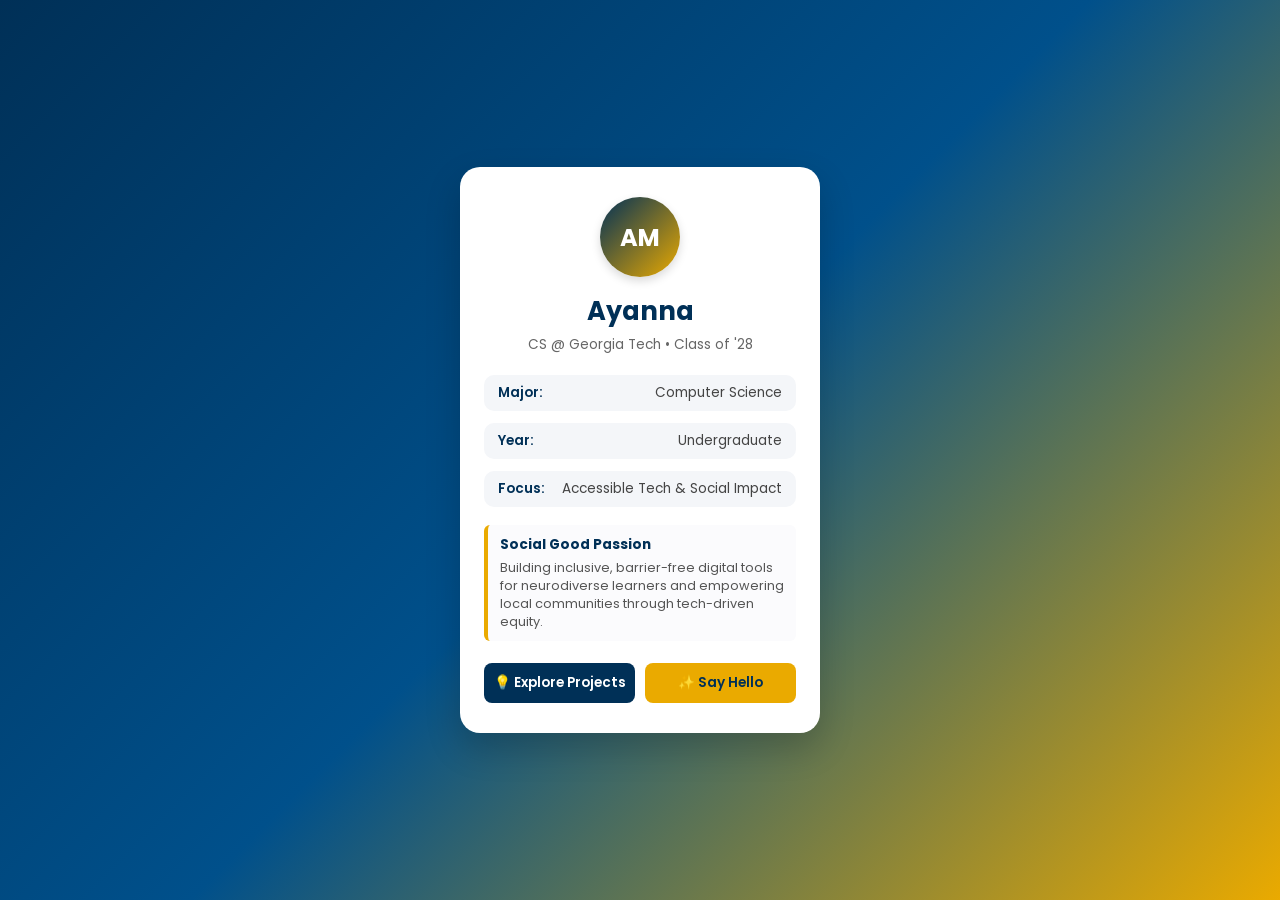
<file: exer2/index.html>
<!DOCTYPE html>
<html lang="en">
    <meta charset="UTF-8">
    <meta name="viewport" content="width=device-width, initial-scale=1.0">
    <title>Ayanna | Bits of Good Dev Bootcamp</title>
    <link rel="stylesheet" href="styles.css">
    <link href="https://fonts.googleapis.com/css2?family=Poppins:wght@300;400;600;700&display=swap" rel="stylesheet">
</head>
<body>
    <main class="card-container">
        <div class="profile-card">
            <div class="card-header">
                <div class="avatar-ring">
                    <span class="avatar-text">AM</span>
                </div>
                <h1>Ayanna</h1>
                <p class="subtitle">CS @ Georgia Tech • Class of '28</p>
            </div>

            <div class="card-body">
                <div class="info-pill">
                    <span class="pill-label">Major:</span>
                    <span class="pill-value">Computer Science</span>
                </div>
                <div class="info-pill">
                    <span class="pill-label">Year:</span>
                    <span class="pill-value">Undergraduate</span>
                </div>
                <div class="info-pill">
                    <span class="pill-label">Focus:</span>
                    <span class="pill-value">Accessible Tech & Social Impact</span>
                </div>

                <div class="passions-section">
                    <h3>Social Good Passion</h3>
                    <p id="passion-text">
                        Building inclusive, barrier-free digital tools for neurodiverse learners and empowering local communities through tech-driven equity.
                    </p>
                </div>

                <div class="button-group">
                    <button class="btn btn-primary" onclick="toggleImpact()">💡 Explore Projects</button>
                    <button class="btn btn-secondary" onclick="triggerConfetti()">✨ Say Hello</button>
                </div>

                <div id="interactive-box" class="hidden-box">
                    <p>🌟 <strong>Current Initiative:</strong> Building accessible mental health & education platforms to reduce cognitive friction.</p>
                </div>
            </div>
        </div>
    </main>

    <script>
        function toggleImpact() {
            const box = document.getElementById('interactive-box');
            box.classList.toggle('visible');
        }

        function triggerConfetti() {
            alert("Thanks for checking out my card! Looking forward to Bits of Good!");
        }
    </script>
</body>
</html>
</file>
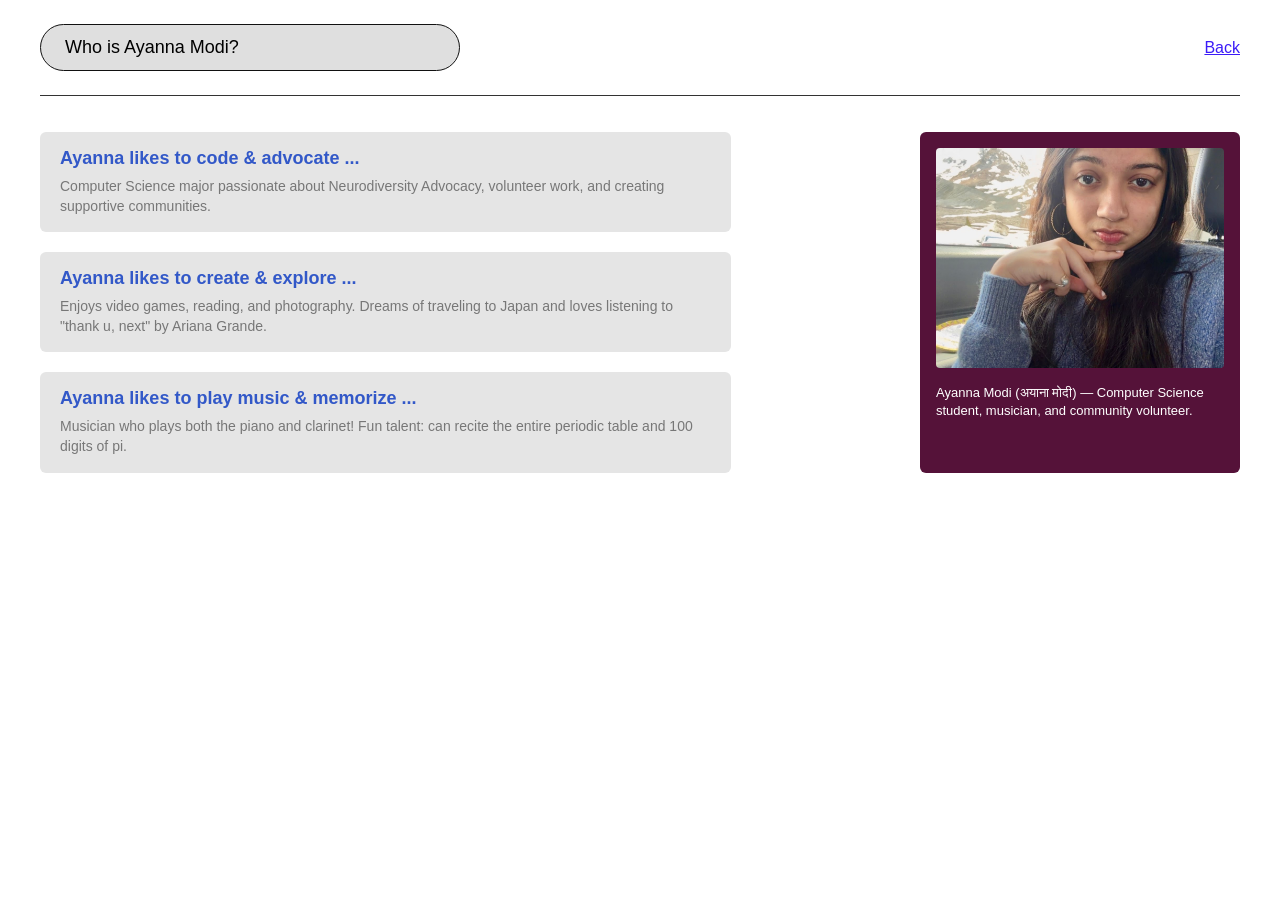
<file: exer3/results.html>
<!DOCTYPE html>
<html lang="en">
<head>
  <meta charset="UTF-8">
  <title>Results - Ayanna Modi</title>
  <link rel="stylesheet" href="styles.css">
</head>
<body class="results-page">
  <header class="results-header">
    <div class="results-search-bar">
      <span>Who is Ayanna Modi?</span>
    </div>
    <a href="index.html" class="back-link">Back</a>
  </header>

  <main class="results-layout">
    <section class="results-cards">
      <div class="card">
        <h3>Ayanna likes to code & advocate ...</h3>
        <p>Computer Science major passionate about Neurodiversity Advocacy, volunteer work, and creating supportive communities.</p>
      </div>

      <div class="card">
        <h3>Ayanna likes to create & explore ...</h3>
        <p>Enjoys video games, reading, and photography. Dreams of traveling to Japan and loves listening to "thank u, next" by Ariana Grande.</p>
      </div>

      <div class="card">
        <h3>Ayanna likes to play music & memorize ...</h3>
        <p>Musician who plays both the piano and clarinet! Fun talent: can recite the entire periodic table and 100 digits of pi.</p>
      </div>
    </section>

    <aside class="sidebar-profile">
      <div class="sidebar-box">
        <img src="profile.jpg" alt="Ayanna Modi" class="profile-img">
        <div class="sidebar-caption">
          <p>Ayanna Modi (अयाना मोदी) — Computer Science student, musician, and community volunteer.</p>
        </div>
      </div>
    </aside>
  </main>
</body>
</html>
</file>
<file: exer2/styles.css>
* {
    margin: 0;
    padding: 0;
    box-sizing: border-box;
    font-family: 'Poppins', sans-serif;
}

body {
    min-height: 100vh;
    display: flex;
    justify-content: center;
    align-items: center;
    background: linear-gradient(135deg, #003057 0%, #00508b 50%, #eaaa00 100%);
    padding: 20px;
}

.card-container {
    perspective: 1000px;
    animation: fadeIn 0.8s ease-out;
}

.profile-card {
    background: #ffffff;
    width: 360px;
    max-width: 100%;
    border-radius: 20px;
    padding: 30px 24px;
    box-shadow: 0 15px 35px rgba(0, 0, 0, 0.2);
    text-align: center;
    transition: transform 0.3s ease, box-shadow 0.3s ease;
}

.profile-card:hover {
    transform: translateY(-6px);
    box-shadow: 0 20px 40px rgba(0, 0, 0, 0.25);
}

.avatar-ring {
    width: 80px;
    height: 80px;
    margin: 0 auto 15px;
    border-radius: 50%;
    background: linear-gradient(135deg, #003057, #eaaa00);
    display: flex;
    justify-content: center;
    align-items: center;
    box-shadow: 0 4px 10px rgba(0, 0, 0, 0.15);
}

.avatar-text {
    font-size: 1.5rem;
    font-weight: 700;
    color: #ffffff;
}

.card-header h1 {
    font-size: 1.6rem;
    color: #003057;
    margin-bottom: 4px;
}

.subtitle {
    font-size: 0.85rem;
    color: #666;
    margin-bottom: 20px;
}

.card-body {
    display: flex;
    flex-direction: column;
    gap: 12px;
}

.info-pill {
    display: flex;
    justify-content: space-between;
    background: #f4f6f9;
    padding: 8px 14px;
    border-radius: 10px;
    font-size: 0.85rem;
}

.pill-label {
    font-weight: 600;
    color: #003057;
}

.pill-value {
    color: #444;
}

.passions-section {
    background: #fbfbfd;
    border-left: 4px solid #eaaa00;
    padding: 10px 12px;
    border-radius: 6px;
    text-align: left;
    margin-top: 6px;
}

.passions-section h3 {
    font-size: 0.85rem;
    color: #003057;
    margin-bottom: 4px;
}

.passions-section p {
    font-size: 0.8rem;
    color: #555;
    line-height: 1.4;
}

.button-group {
    display: flex;
    gap: 10px;
    margin-top: 10px;
}

.btn {
    flex: 1;
    padding: 10px 0;
    border: none;
    border-radius: 8px;
    font-size: 0.85rem;
    font-weight: 600;
    cursor: pointer;
    transition: all 0.2s ease;
}

.btn-primary {
    background: #003057;
    color: #ffffff;
}

.btn-primary:hover {
    background: #002240;
}

.btn-secondary {
    background: #eaaa00;
    color: #003057;
}

.btn-secondary:hover {
    background: #d49800;
}

.hidden-box {
    display: none;
    background: #eef5fc;
    border-radius: 8px;
    padding: 10px;
    font-size: 0.8rem;
    color: #003057;
    animation: slideDown 0.3s ease-in-out;
}

.hidden-box.visible {
    display: block;
}

@keyframes fadeIn {
    from {
        opacity: 0;
        transform: translateY(15px);
    }
    to {
        opacity: 1;
        transform: translateY(0);
    }
}

@keyframes slideDown {
    from {
        opacity: 0;
        transform: translateY(-5px);
    }
    to {
        opacity: 1;
        transform: translateY(0);
    }
}
</file>
<file: exer3/styles.css>
* {
  margin: 0;
  padding: 0;
  box-sizing: border-box;
  font-family: Arial, sans-serif;
}

/* --- Search Page --- */
.search-page {
  display: flex;
  flex-direction: column;
  height: 100vh;
  justify-content: space-between;
}

.top-nav {
  display: flex;
  justify-content: space-between;
  align-items: center;
  padding: 12px 24px;
  border-bottom: 2px solid #2b7de9;
}

.nav-icon {
  width: 28px;
  height: 28px;
}

.nav-right {
  display: flex;
  align-items: center;
  gap: 12px;
}

.nav-btn {
  background-color: #3b1bf8;
  color: #ffffff;
  text-decoration: underline;
  padding: 6px 14px;
  font-size: 14px;
  border-radius: 4px;
}

.profile-avatar {
  width: 32px;
  height: 32px;
  border-radius: 50%;
  background-color: #000;
}

.search-center {
  display: flex;
  flex-direction: column;
  align-items: center;
  gap: 24px;
}

.logo-title {
  font-size: 56px;
  font-weight: 500;
  color: #111;
}

.search-form {
  display: flex;
  align-items: center;
  gap: 16px;
  width: 80%;
  max-width: 650px;
}

.search-input {
  flex: 1;
  padding: 14px 20px;
  font-size: 16px;
  border-radius: 28px;
  border: 1px solid #111;
  background-color: #dedede;
  outline: none;
}

.search-btn {
  background-color: #007bfd;
  color: #000;
  text-decoration: underline;
  font-size: 18px;
  padding: 12px 28px;
  border-radius: 20px;
  border: 1px solid #111;
  display: inline-block;
}

.bottom-bar {
  border-top: 1px solid #111;
  text-align: center;
  padding: 12px;
  font-size: 14px;
}

/* --- Results Page --- */
.results-page {
  display: flex;
  flex-direction: column;
  min-height: 100vh;
  padding: 24px 40px;
  background-color: #fff;
}

.results-header {
  display: flex;
  align-items: center;
  justify-content: space-between;
  padding-bottom: 24px;
  border-bottom: 1px solid #333;
}

.results-search-bar {
  background-color: #dfdfdf;
  border: 1px solid #111;
  border-radius: 28px;
  padding: 12px 24px;
  width: 420px;
  font-size: 18px;
}

.back-link {
  color: #3b1bf8;
  font-size: 16px;
  text-decoration: underline;
}

.results-layout {
  display: flex;
  justify-content: space-between;
  gap: 48px;
  margin-top: 36px;
}

.results-cards {
  display: flex;
  flex-direction: column;
  gap: 20px;
  flex: 1.5;
}

.card {
  background-color: #e5e5e5;
  padding: 16px 20px;
  border-radius: 6px;
}

.card h3 {
  color: #3258c8;
  margin-bottom: 8px;
  font-size: 18px;
}

.card p {
  color: #777;
  font-size: 14px;
  line-height: 1.4;
}

.sidebar-profile {
  flex: 1;
  display: flex;
  justify-content: flex-end;
}

.sidebar-box {
  background-color: #551239;
  padding: 16px;
  width: 320px;
  border-radius: 6px;
  display: flex;
  flex-direction: column;
  gap: 16px;
}

.profile-img {
  width: 100%;
  height: 220px;
  object-fit: cover;
  border-radius: 4px;
}

.sidebar-caption p {
  color: #fff;
  font-size: 13px;
  line-height: 1.4;
}
</file>
